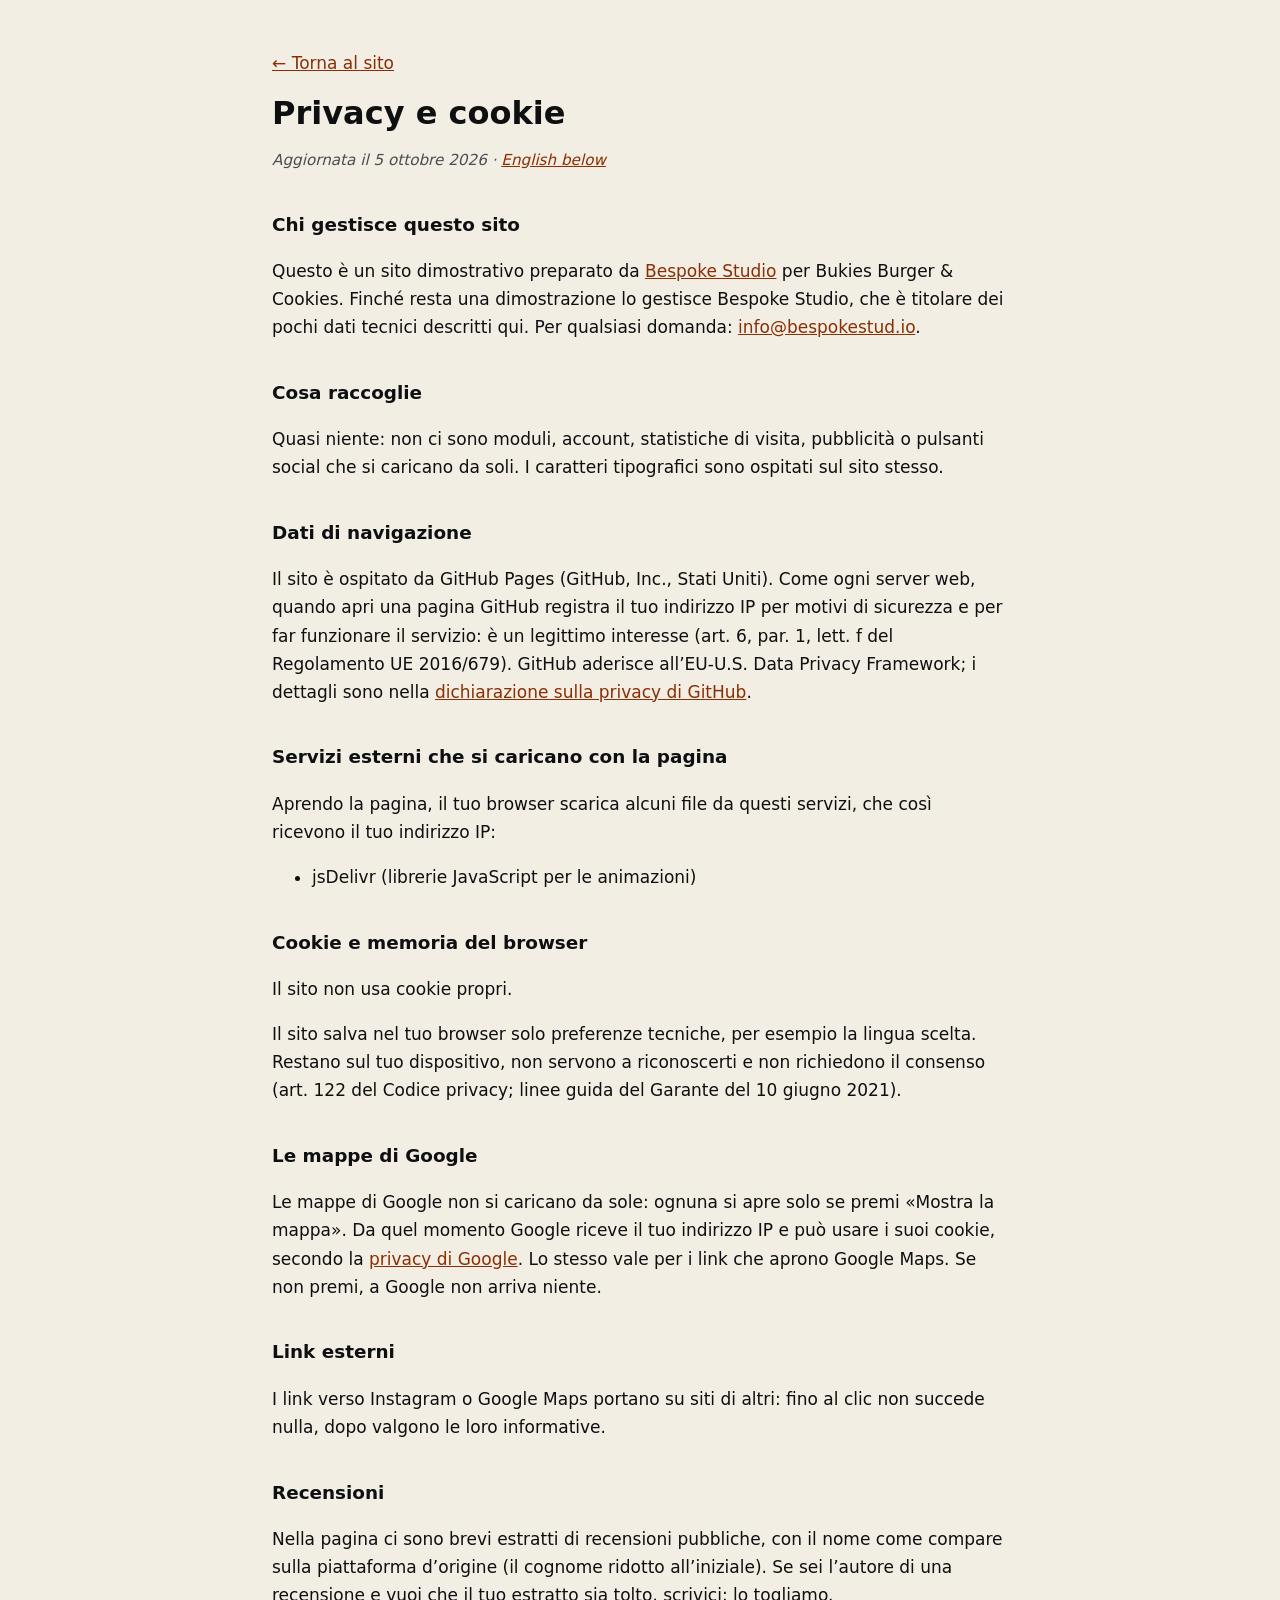
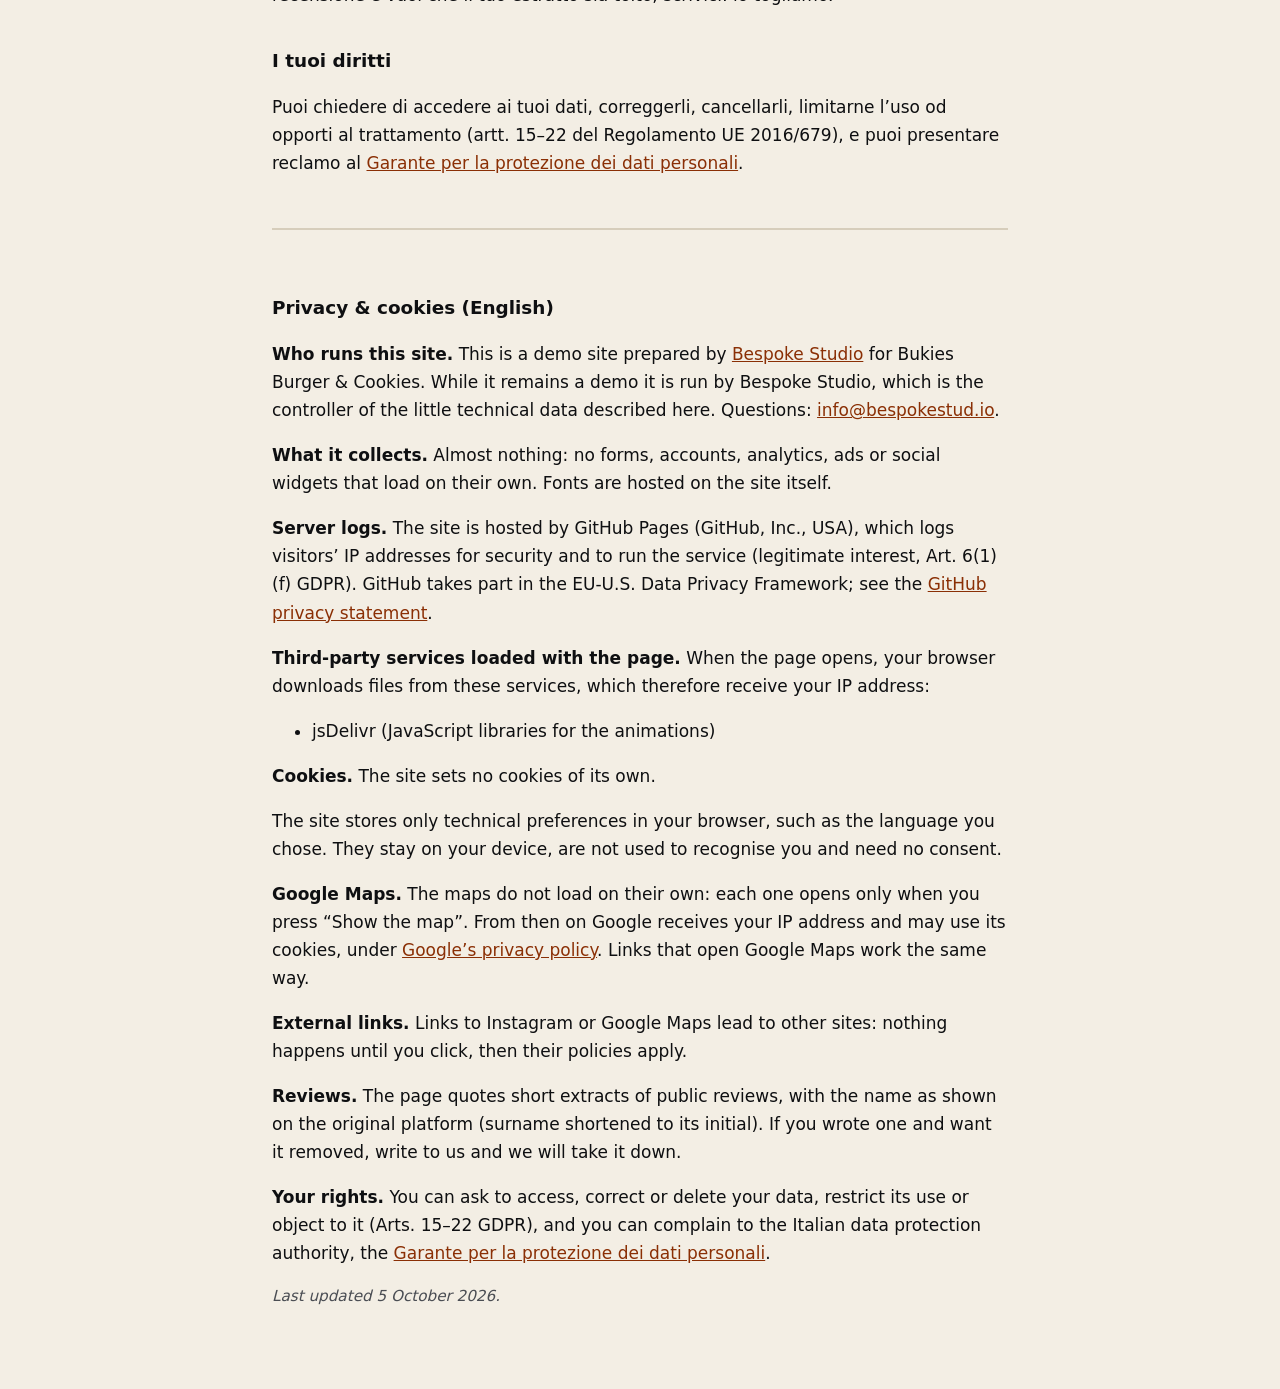
<file: privacy.html>
<!DOCTYPE html>
<html lang="it">
<head>
  <meta charset="UTF-8">
  <meta name="viewport" content="width=device-width, initial-scale=1.0">
  <meta name="robots" content="noindex">
  <title>Privacy e cookie · Bukies</title>
  <meta name="description" content="Informativa privacy e cookie del sito dimostrativo di Bukies Burger &amp; Cookies.">
  <style>
    body { margin: 0; background: #F3EEE4; color: #0E0F11; font: 17px/1.65 system-ui, -apple-system, "Segoe UI", Roboto, sans-serif; }
    main { max-width: 46rem; margin: 0 auto; padding: 32px 20px 64px; }
    h1 { font-size: 2rem; line-height: 1.2; margin: 0.4em 0 0.2em; }
    h2 { font-size: 1.15rem; margin: 2em 0 0.4em; }
    a { color: #8a2f05; }
    .data { color: #4A4D53; font-style: italic; font-size: 0.95rem; }
    .en { margin-top: 3em; padding-top: 1.5em; border-top: 2px solid #d6cdbb; }
  </style>
</head>
<body>
<main>
  <p><a href="index.html">← Torna al sito</a></p>
  <h1>Privacy e cookie</h1>
  <p class="data">Aggiornata il 5 ottobre 2026 · <a href="#english" lang="en">English below</a></p>
  <h2>Chi gestisce questo sito</h2>
  <p>Questo è un sito dimostrativo preparato da <a href="https://bespokestud.io" rel="noopener">Bespoke Studio</a> per Bukies Burger &amp; Cookies. Finché resta una dimostrazione lo gestisce Bespoke Studio, che è titolare dei pochi dati tecnici descritti qui. Per qualsiasi domanda: <a href="mailto:info@bespokestud.io">info@bespokestud.io</a>.</p>
  <h2>Cosa raccoglie</h2>
  <p>Quasi niente: non ci sono moduli, account, statistiche di visita, pubblicità o pulsanti social che si caricano da soli. I caratteri tipografici sono ospitati sul sito stesso.</p>
  <h2>Dati di navigazione</h2>
  <p>Il sito è ospitato da GitHub Pages (GitHub, Inc., Stati Uniti). Come ogni server web, quando apri una pagina GitHub registra il tuo indirizzo IP per motivi di sicurezza e per far funzionare il servizio: è un legittimo interesse (art. 6, par. 1, lett. f del Regolamento UE 2016/679). GitHub aderisce all’EU-U.S. Data Privacy Framework; i dettagli sono nella <a href="https://docs.github.com/site-policy/privacy-policies/github-general-privacy-statement" rel="noopener">dichiarazione sulla privacy di GitHub</a>.</p>
  <h2>Servizi esterni che si caricano con la pagina</h2>
  <p>Aprendo la pagina, il tuo browser scarica alcuni file da questi servizi, che così ricevono il tuo indirizzo IP:</p>
  <ul><li>jsDelivr (librerie JavaScript per le animazioni)</li></ul>
  <h2>Cookie e memoria del browser</h2>
  <p>Il sito non usa cookie propri.</p>
  <p>Il sito salva nel tuo browser solo preferenze tecniche, per esempio la lingua scelta. Restano sul tuo dispositivo, non servono a riconoscerti e non richiedono il consenso (art. 122 del Codice privacy; linee guida del Garante del 10 giugno 2021).</p>
  <h2>Le mappe di Google</h2>
  <p>Le mappe di Google non si caricano da sole: ognuna si apre solo se premi «Mostra la mappa». Da quel momento Google riceve il tuo indirizzo IP e può usare i suoi cookie, secondo la <a href="https://policies.google.com/privacy?hl=it" rel="noopener">privacy di Google</a>. Lo stesso vale per i link che aprono Google Maps. Se non premi, a Google non arriva niente.</p>
  <h2>Link esterni</h2>
  <p>I link verso Instagram o Google Maps portano su siti di altri: fino al clic non succede nulla, dopo valgono le loro informative.</p>
  <h2>Recensioni</h2>
  <p>Nella pagina ci sono brevi estratti di recensioni pubbliche, con il nome come compare sulla piattaforma d’origine (il cognome ridotto all’iniziale). Se sei l’autore di una recensione e vuoi che il tuo estratto sia tolto, scrivici: lo togliamo.</p>
  <h2>I tuoi diritti</h2>
  <p>Puoi chiedere di accedere ai tuoi dati, correggerli, cancellarli, limitarne l’uso od opporti al trattamento (artt. 15–22 del Regolamento UE 2016/679), e puoi presentare reclamo al <a href="https://www.garanteprivacy.it" rel="noopener">Garante per la protezione dei dati personali</a>.</p>
  <div class="en" id="english" lang="en">
    <h2>Privacy &amp; cookies (English)</h2>
    <p><strong>Who runs this site.</strong> This is a demo site prepared by <a href="https://bespokestud.io" rel="noopener">Bespoke Studio</a> for Bukies Burger &amp; Cookies. While it remains a demo it is run by Bespoke Studio, which is the controller of the little technical data described here. Questions: <a href="mailto:info@bespokestud.io">info@bespokestud.io</a>.</p>
    <p><strong>What it collects.</strong> Almost nothing: no forms, accounts, analytics, ads or social widgets that load on their own. Fonts are hosted on the site itself.</p>
    <p><strong>Server logs.</strong> The site is hosted by GitHub Pages (GitHub, Inc., USA), which logs visitors’ IP addresses for security and to run the service (legitimate interest, Art. 6(1)(f) GDPR). GitHub takes part in the EU-U.S. Data Privacy Framework; see the <a href="https://docs.github.com/site-policy/privacy-policies/github-general-privacy-statement" rel="noopener">GitHub privacy statement</a>.</p>
    <p><strong>Third-party services loaded with the page.</strong> When the page opens, your browser downloads files from these services, which therefore receive your IP address:</p><ul><li>jsDelivr (JavaScript libraries for the animations)</li></ul>
    <p><strong>Cookies.</strong> The site sets no cookies of its own.</p>
    <p>The site stores only technical preferences in your browser, such as the language you chose. They stay on your device, are not used to recognise you and need no consent.</p>
    <p><strong>Google Maps.</strong> The maps do not load on their own: each one opens only when you press “Show the map”. From then on Google receives your IP address and may use its cookies, under <a href="https://policies.google.com/privacy?hl=en" rel="noopener">Google’s privacy policy</a>. Links that open Google Maps work the same way.</p>
    <p><strong>External links.</strong> Links to Instagram or Google Maps lead to other sites: nothing happens until you click, then their policies apply.</p>
    <p><strong>Reviews.</strong> The page quotes short extracts of public reviews, with the name as shown on the original platform (surname shortened to its initial). If you wrote one and want it removed, write to us and we will take it down.</p>
    <p><strong>Your rights.</strong> You can ask to access, correct or delete your data, restrict its use or object to it (Arts. 15–22 GDPR), and you can complain to the Italian data protection authority, the <a href="https://www.garanteprivacy.it" rel="noopener">Garante per la protezione dei dati personali</a>.</p>
    <p class="data">Last updated 5 October 2026.</p>
  </div>
</main>
</body>
</html>
</file>
